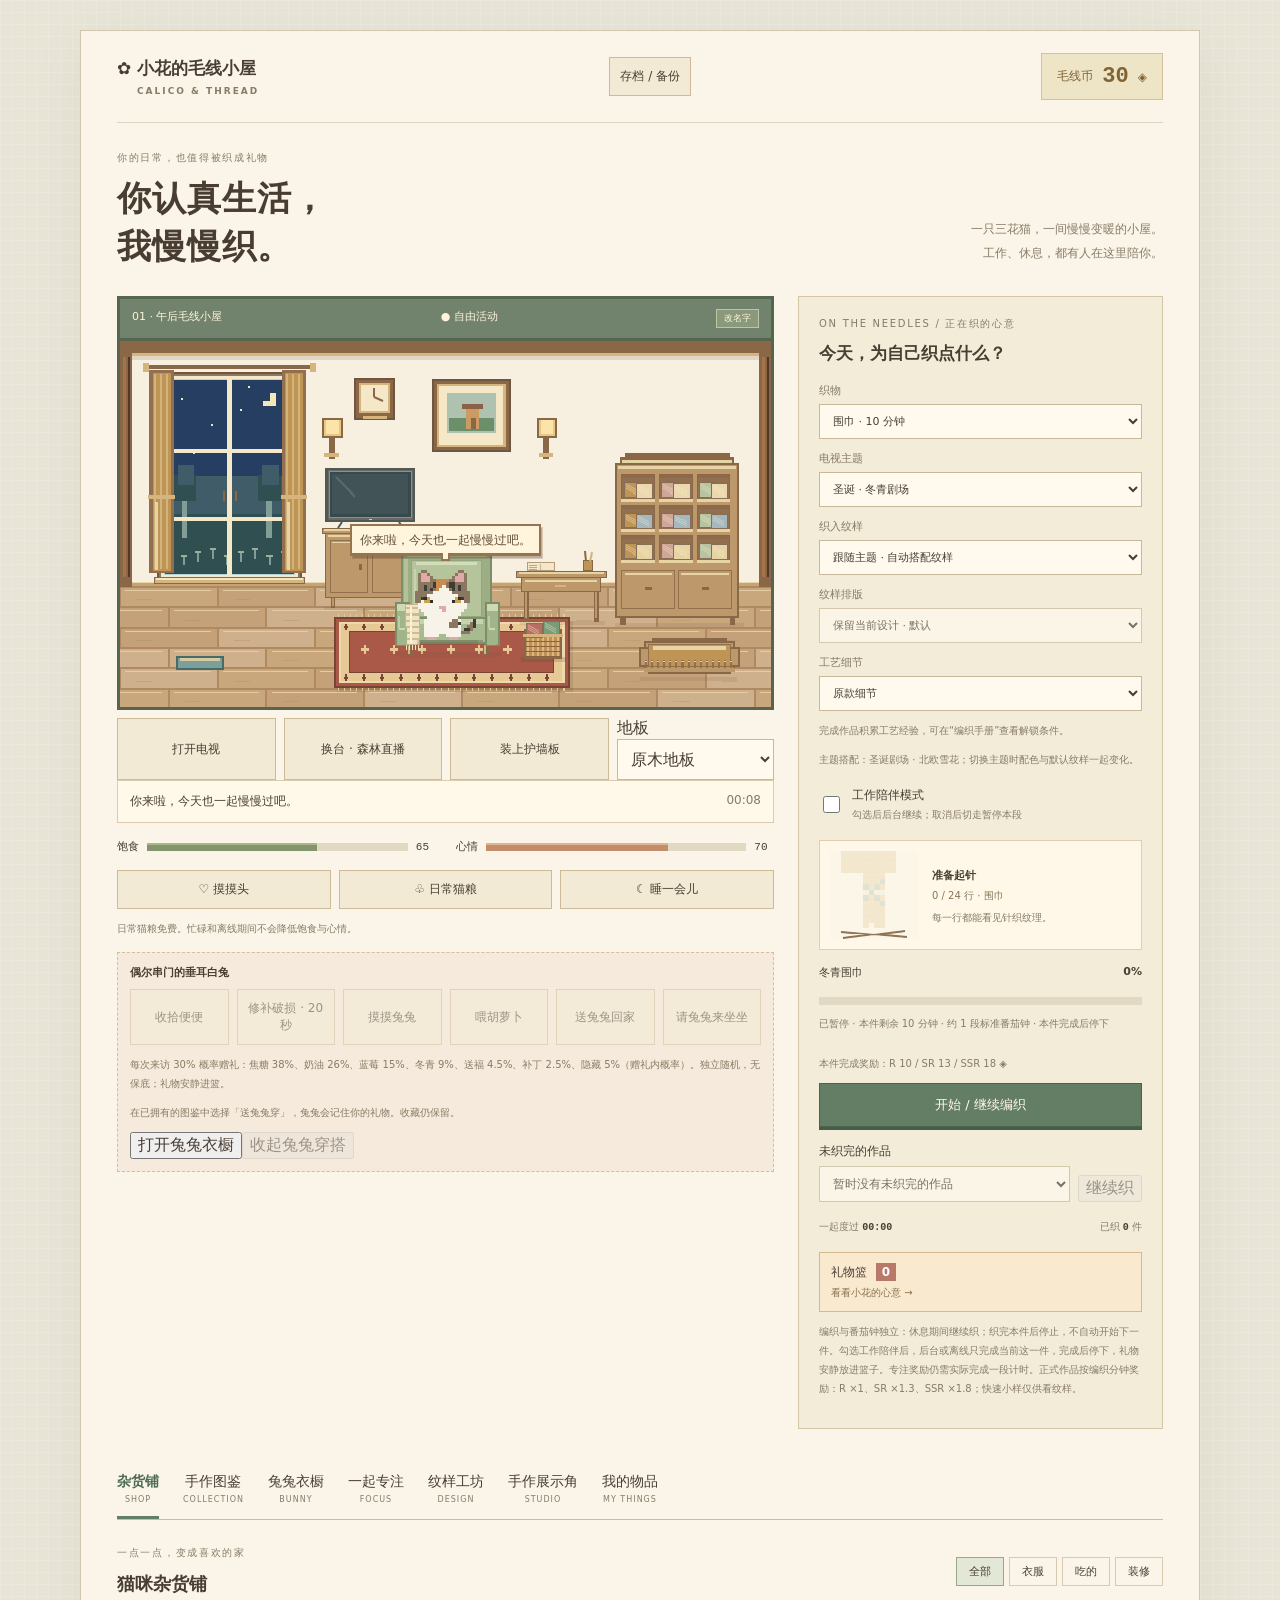
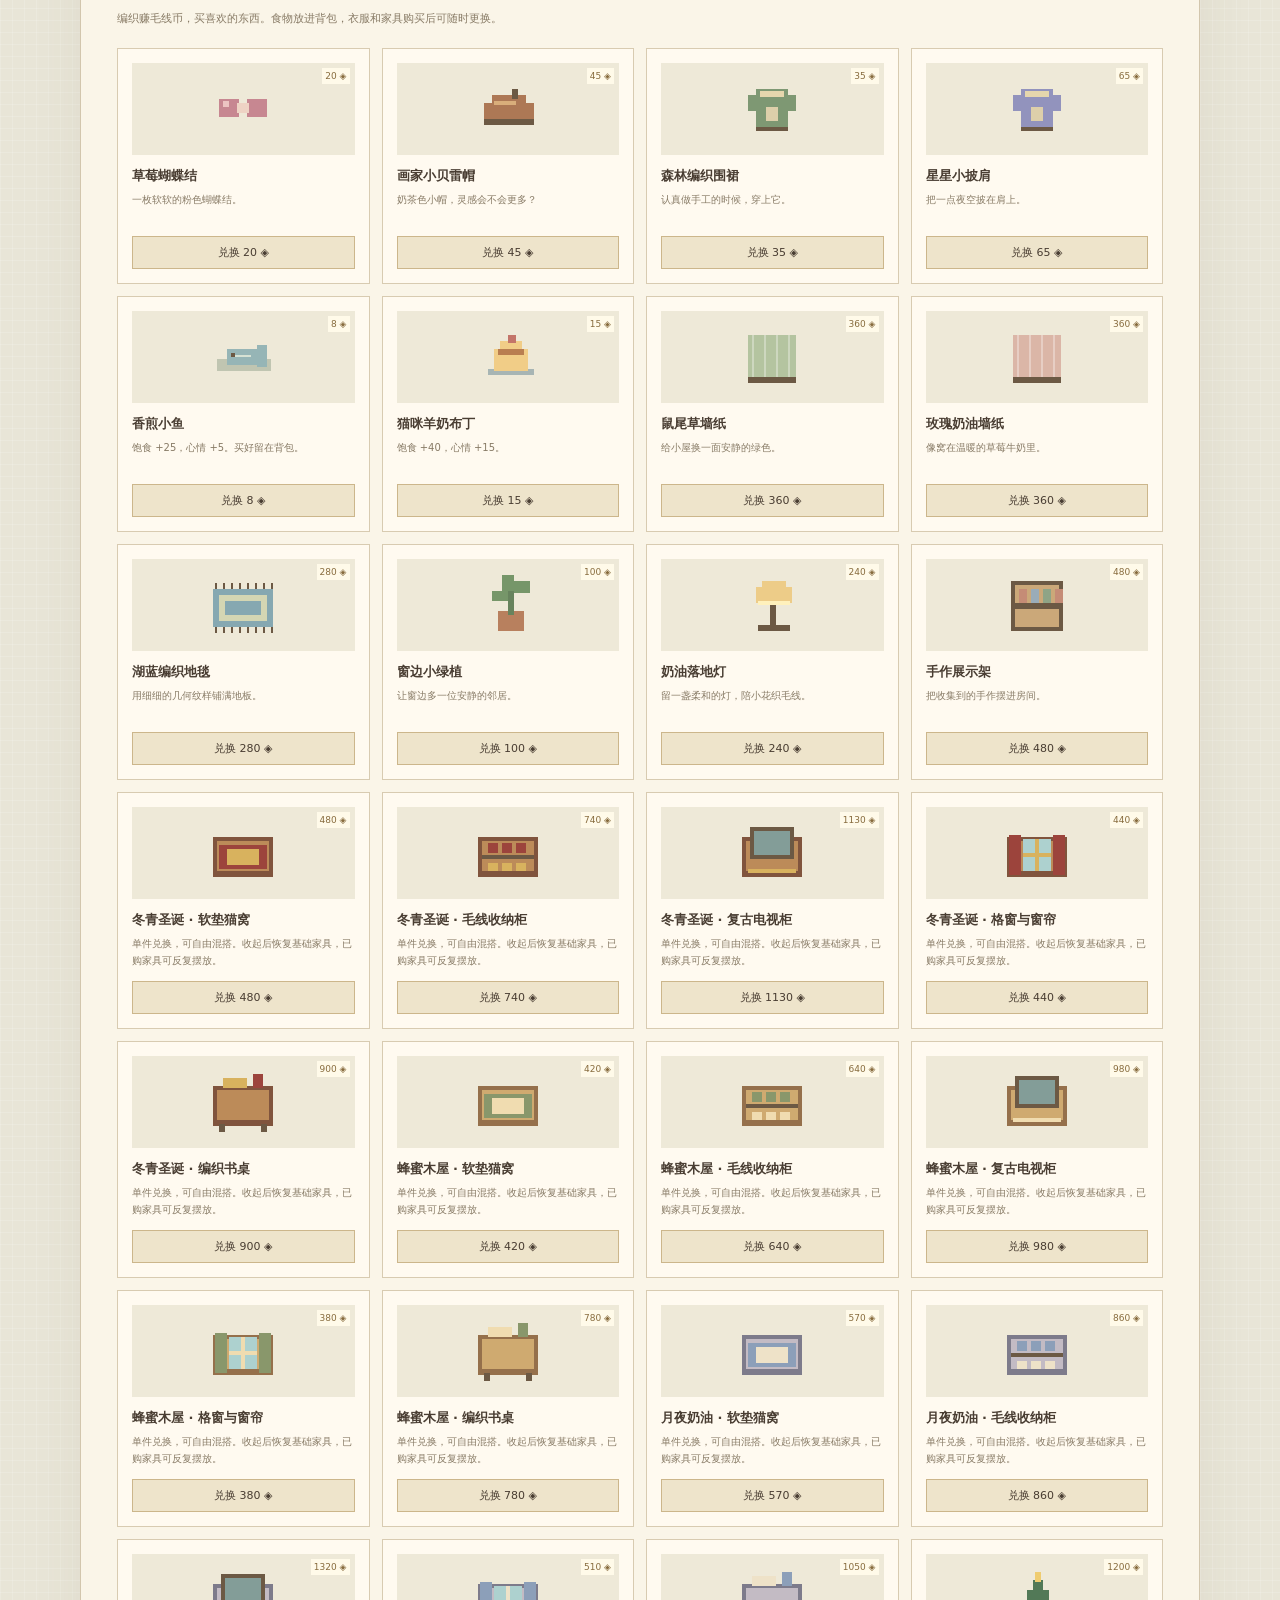
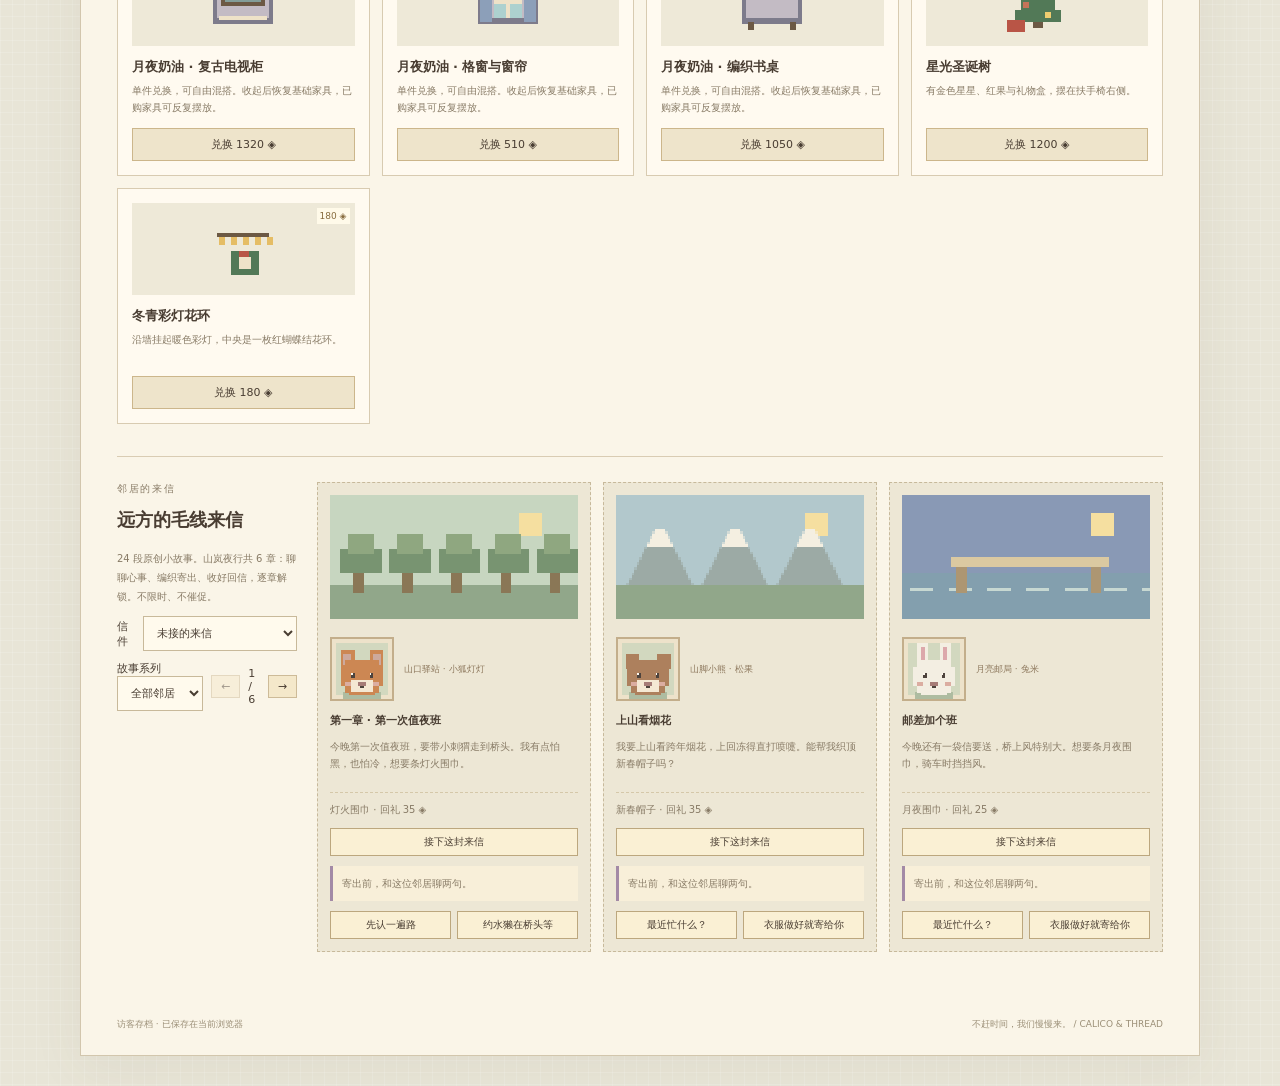
<file: index.html>
<!doctype html>
<html lang="zh-CN">
<head><meta charset="utf-8"><meta name="viewport" content="width=device-width,initial-scale=1"><title>小花的毛线小屋</title><link rel="stylesheet" href="pet.css?v=18139f2ffa36"><script src="homecraft.js?v=5577ea5733b4" defer></script><script src="pet.js?v=bca7f51a0385" defer></script></head>
<body><main>
<header><a class="brand" href="#">✿ <span id="petNameLabel">小花的毛线小屋</span> <small>CALICO & THREAD</small></a><button id="accountOpen" class="secondary">存档 / 备份</button><div class="wallet"><span>毛线币</span> <strong id="coins">30</strong> <span>◈</span></div></header>
<div class="intro"><div><p class="eyebrow">你的日常，也值得被织成礼物</p><h1>你认真生活，<br>我慢慢织。</h1></div><p>一只三花猫，一间慢慢变暖的小屋。<br>工作、休息，都有人在这里陪你。</p></div>
<div class="layout"><section class="room-panel" aria-label="小花的家"><div class="room-top"><span id="roomTitle">01 · 午后毛线小屋</span><span id="catState">● 自由活动</span><button id="renamePet">改名字</button></div><canvas id="room" width="640" height="360" role="img" aria-label="三花猫在像素小屋里活动，编织时坐在电视旁挥动织针"></canvas><div class="room-caption"><span id="roomSpeech" aria-live="polite">你来啦，今天也一起慢慢过吧。</span><span class="room-clock" id="roomClock"></span></div><button id="removeDisplay" class="secondary" hidden>取下墙上的作品</button><div class="pet-stats"><label>饱食 <progress id="food" max="100"></progress><span id="foodText"></span></label><label>心情 <progress id="mood" max="100"></progress><span id="moodText"></span></label></div><div class="care"><button id="pat">♡ 摸摸头</button><button id="feed">♧ 日常猫粮</button><button id="sleep">☾ 睡一会儿</button></div><p class="quiet-note">日常猫粮免费。忙碌和离线期间不会降低饱食与心情。</p><div class="bunny-panel"><strong id="bunnyStatus">偶尔串门的垂耳白兔</strong><div class="care"><button id="cleanMess">收拾便便</button><button id="mendScarf">补好围巾</button><button id="petBunny">摸摸兔兔</button><button id="feedBunny">喂胡萝卜</button><button id="byeBunny">送兔兔回家</button><button id="inviteBunny">请兔兔来坐坐</button></div><p class="quiet-note" id="bunnyNote">每次来访有 30% 概率留下腊肠狗围巾。</p><p id="bunnyOutfitNote" class="quiet-note"></p><button id="openBunnyWardrobe">打开兔兔衣橱</button><button id="removeBunnyOutfit">收起兔兔穿搭</button></div></section>
<aside class="craft-panel"><p class="eyebrow">ON THE NEEDLES / 正在织的心意</p><h2>今天，为自己织点什么？</h2><div class="select-row"><label>织物<select id="recipe"><option value="wallcloth">织纹墙布 · 60 分钟</option><option value="shortcurtain">短窗帘 · 20 分钟</option><option value="longcurtain">双开长窗帘 · 40 分钟</option><option value="socks">小袜子 · 快速 30 秒</option><option value="bag">毛线小包 · 快速 45 秒</option><option value="scarf">围巾 · 10 分钟</option><option value="mittens">手套 · 15 分钟</option><option value="hat">帽子 · 20 分钟</option><option value="crew">圆领条纹毛衣 · 30 分钟</option><option value="cable">麻花毛衣 · 45 分钟</option><option value="cardigan">纽扣开衫 · 40 分钟</option><option value="vest">菱格背心 · 25 分钟</option><option value="hoodie">连帽毛衣 · 50 分钟</option><option value="polo">翻领针织衫 · 35 分钟</option><option value="halfzip">半拉链立领毛衣 · 45 分钟</option><option value="fairisle">雪山提花毛衣 · 60 分钟</option><option value="sailor">海军领短开衫 · 45 分钟</option></select></label><label>电视主题<select id="channel"><option value="garden">圣诞 · 冬青剧场</option><option value="bakery">新春 · 红金晚会</option><option value="snow">中秋 · 月夜影院</option><option value="sunset">万圣 · 南瓜夜话</option><option value="candy">糖果冒险</option><option value="ocean">海底漫游</option><option value="arcade">复古街机</option><option value="pasture">像素牧场</option><option value="cosmos">星际邮局</option><option value="cloud">云端童话</option><option value="lantern">山岚夜行 · 灯火</option><option value="mist">山岚夜行 · 雨雾</option><option value="dawn">山岚夜行 · 晨光</option></select></label></div><label class="pattern-select">织入纹样<select id="patternChoice"><option value="">主题原版纹样</option></select></label><label class="pattern-select">纹样排版<select id="patternLayout"><option value="original">保留当前设计 · 默认</option><option value="repeat">整件重复纹样</option></select></label><label id="homeLayoutLabel" class="pattern-select" hidden>家居织物布局<select id="homeLayout"><option value="repeat">整幅织花</option><option value="solid">素色织物</option><option value="border">边缘织花</option></select></label><label class="pattern-select">工艺细节<select id="finishStyle"><option value="">原款细节</option></select></label><p id="finishHint" class="quiet-note"></p><p id="patternRelation" class="quiet-note"></p><label class="work-mode"><input type="checkbox" id="workMode"><span>工作陪伴模式<small>勾选后后台继续；取消后切走暂停本段</small></span></label><div class="knitting-detail"><canvas id="workPreview" width="96" height="96" role="img" aria-label="正在编织的作品预览，随进度逐行织出"></canvas><div><strong id="knitStage">准备起针</strong><p id="knitRows">0 / 24 行</p><small id="knitTechnique">一针一线，慢慢成形。</small></div></div><div class="project-progress"><div><span id="currentProject"></span><strong id="progressText">0%</strong></div><progress id="knitProgress" max="100" value="0" aria-label="编织进度"></progress><p id="knitStatus">每段织一部分，中途暂停也不会丢失。</p></div><p class="quiet-note" id="rewardPreview"></p><button class="primary" id="knit">开始陪伴</button><div class="unfinished-projects"><label>未织完的作品<select id="unfinishedSelect"></select></label><button id="resumeUnfinished">继续织</button></div><div class="session"><span>一起度过 <strong id="companionTime">00:00</strong></span><span>已织 <strong id="made">0</strong> 件</span></div><button class="basket-button" id="basket">礼物篮 <strong id="basketCount">0</strong> <span>看看小花的心意 →</span></button><p class="quiet-note">编织与番茄钟独立：休息期间继续织；织完本件后停止，不自动开始下一件。勾选工作陪伴后，后台或离线只完成当前这一件，完成后停下，礼物安静放进篮子。专注奖励仍需实际完成一段计时。正式作品按编织分钟奖励：R ×1、SR ×1.3、SSR ×1.8；快速小样仅供看纹样。</p></aside></div>
<nav class="tabs" aria-label="小屋功能"><button class="selected" data-tab="shop" aria-selected="true">杂货铺 <small>SHOP</small></button><button data-tab="album" aria-selected="false">手作图鉴 <small>COLLECTION</small></button><button data-tab="bunny" aria-selected="false">兔兔衣橱 <small>BUNNY</small></button><button data-tab="focus" aria-selected="false">一起专注 <small>FOCUS</small></button><button data-tab="patterns" aria-selected="false">纹样工坊 <small>DESIGN</small></button><button data-tab="studio" aria-selected="false">手作展示角 <small>STUDIO</small></button><button data-tab="closet" aria-selected="false">我的物品 <small>MY THINGS</small></button></nav>
<section id="shopPanel" class="tab-panel"><div class="section-heading"><div><p class="eyebrow">一点一点，变成喜欢的家</p><h2>猫咪杂货铺</h2></div><div class="filters" id="shopFilters"><button class="selected" data-shop="all">全部</button><button data-shop="wear">衣服</button><button data-shop="food">吃的</button><button data-shop="decor">装修</button></div></div><p class="section-note">编织赚毛线币，买喜欢的东西。食物放进背包，衣服和家具购买后可随时更换。</p><div id="shopGrid" class="product-grid"></div></section>
<section id="albumPanel" class="tab-panel" hidden><div class="section-heading"><div><p class="eyebrow">每一针，都有一个小故事</p><h2>手作收藏图鉴 <small id="collectionCount">0 / 97</small></h2></div><label class="filter-label">品类<select id="albumType"><option value="all">全部品类</option><option value="bag">包包</option><option value="socks">袜子</option><option value="scarf">围巾</option><option value="mittens">手套</option><option value="hat">帽子</option><option value="sweaters">全部毛衣</option><option value="crew">圆领毛衣</option><option value="cable">麻花毛衣</option><option value="cardigan">开衫</option><option value="vest">背心</option><option value="hoodie">连帽毛衣</option><option value="polo">翻领针织衫</option><option value="halfzip">半拉链毛衣</option><option value="fairisle">提花毛衣</option><option value="sailor">海军领开衫</option><option value="wallcloth">墙布</option><option value="shortcurtain">短窗帘</option><option value="longcurtain">长窗帘</option><option value="sausage">兔兔腊肠围巾</option></select></label><label class="filter-label">筛选<select id="albumFilter"><option value="all">全部</option><option value="owned">已拥有</option><option value="garden">圣诞</option><option value="bakery">新春</option><option value="snow">中秋</option><option value="sunset">万圣节</option><option value="candy">糖果冒险</option><option value="ocean">海底漫游</option><option value="arcade">复古街机</option><option value="pasture">像素牧场</option><option value="cosmos">星际邮局</option><option value="cloud">云端童话</option><option value="lantern">山岚夜行 · 灯火</option><option value="mist">山岚夜行 · 雨雾</option><option value="dawn">山岚夜行 · 晨光</option></select></label></div><p class="section-note">常规编织：R 70% · SR 25% · SSR 5%。兔兔赠礼概率单独计算。收集不同主题的常规手作和 7 款兔兔限定（含隐藏款）；重复作品可兑换毛线币，始终保留一件。节日与日常主题全年可选。未获得的作品只显示剪影，完成后揭晓完整图案。</p><h3>我的收藏与主题图鉴</h3><p id="collectionEmpty" class="quiet-note" hidden>这个筛选下还没有作品，试试其他品类或切换“全部”。</p><div id="collection" class="collection"></div><nav class="album-pagination" aria-label="图鉴翻页"><button id="albumPrev" class="secondary">上一页</button><span id="albumPage" aria-live="polite"></span><button id="albumNext" class="secondary">下一页</button></nav></section>
<section id="closetPanel" class="tab-panel" hidden><div class="section-heading"><div><p class="eyebrow">小小的生活收藏</p><h2>衣柜、零食与家具</h2></div><button id="resetOutfit" class="secondary">脱下搭配</button></div><div id="closetGrid" class="product-grid"></div></section>
<section id="bunnyPanel" class="tab-panel" hidden><section id="bunnyWardrobeSection"><div class="section-heading"><div><p class="eyebrow">BUNNY'S WARDROBE</p><h2>兔兔衣橱</h2></div><button id="bunnyUndress">全部脱下</button></div><p class="quiet-note">帽子、衣服、围巾、包包可以同时穿戴，同一部位一次选一件。送过的作品会一直留在这里，换装和脱下都不会丢失。兔兔不在时也能选好，下次来访会穿上。自绘图案、排版和工艺细节一起保留。</p><div class="bunny-fitting"><canvas id="bunnyPreview" width="260" height="280" role="img" aria-label="兔兔当前穿搭预览，与小屋中的穿戴一致"></canvas><div class="bunny-fitting-controls"><label>帽子<select id="bunnySlot_head"></select></label><label>衣服<select id="bunnySlot_body"></select></label><label>围巾<select id="bunnySlot_neck"></select></label><label>包包<select id="bunnySlot_bag"></select></label></div></div><p id="bunnyWardrobeCurrent"></p><p id="bunnyWardrobeEmpty" class="quiet-note">还没有衣服。在手作图鉴选一件已拥有的作品，点“送兔兔穿”就能放进来。</p><div id="bunnyWardrobeGrid" class="collection"></div></section></section><section id="focusPanel" class="tab-panel" hidden><div class="section-heading"><div><p class="eyebrow">你做自己的事，小花把陪伴织进毛线里</p><h2>一起专注，慢慢织</h2></div><span class="section-note" id="focusTotals"></span></div><div class="focus-layout"><section class="focus-clock"><label for="focusDuration">这一段，慢慢来</label><select id="focusDuration"><option value="60">1 分钟体验 · 无奖励</option><option value="900">15 分钟 · 轻轻开始</option><option value="1500" selected>25 分钟 · 认真一会儿</option><option value="2700">45 分钟 · 沉浸时光</option></select><div id="focusTime" role="timer" aria-label="专注剩余时间">25:00</div><button id="focusToggle" class="primary">开始这一段专注</button><p id="focusResult" class="section-note">完成专注：15 分钟 +6，25 分钟 +10，45 分钟 +18。</p><p class="quiet-note">每段按实际专注时长推进织物。默认专注 25 分钟，休息 5 分钟；休息后手动开始下一段。1 分钟体验只推进 1 分钟，不加速或发奖。15 / 25 / 45 分钟分别奖励 6 / 10 / 18 币。关闭页面也只结算当前段，完成不弹窗。</p></section><section class="todo-box"><h3>今天，只做这几件事</h3><form id="todoForm"><input id="todoInput" maxlength="80" placeholder="写下一件想完成的小事" aria-label="新的待办事项" required><button type="submit" class="secondary">记下来</button></form><div id="todoList"></div><p class="quiet-note">清单仅保存在你的浏览器。勾选可以撤销，不完成也不会扣奖励。</p></section></div></section><section id="patternsPanel" class="tab-panel" hidden><div class="section-heading"><div><p class="eyebrow">把你的小心思，织成真的礼物</p><h2>像素纹样工坊</h2></div></div><div class="pattern-workshop"><div><label class="pattern-select">画布尺寸<select id="patternSize"><option value="8">8 × 8 · 经典像素</option><option value="16">16 × 16 · 精细设计</option></select></label><canvas id="patternCanvas" width="256" height="256" tabindex="0" role="img" aria-label="8乘8纹样画板，点击或拖动绘制；键盘方向键移动，空格绘制"></canvas><p class="quiet-note">点按或拖动画格子。方向键移动，空格上色。8×8 升到 16×16 时保留图案，可继续细化；切换尺寸会暂存本页草稿，离开前请保存。</p></div><div><p class="section-note">圣诞色板 · 冬青、莓红、奶油与雪夜</p><div id="palette" class="palette"></div><label class="custom-color">再挑一个颜色 <input type="color" id="customColor" value="#b8424e"></label><label class="pattern-select">纹样名字<input id="patternName" maxlength="18" placeholder="例如：小花的猫爪"></label><div class="care"><button id="clearPattern">清空画板</button><button id="savePattern">保存纹样</button></div><p class="section-note">保存后，在编织面板选择你的纹样。织成的作品会进入图鉴，也可以穿戴或挂在墙上。</p><p class="section-note">22 款精选纹样：点击色卡直接选用，也可载入画板修改另存。不占用自绘纹样名额。</p><label>纹样分类<select id="patternCategory"><option value="all">全部纹样</option><option>精选纹样</option><option>和服传统纹样</option><option>我的自绘</option></select></label><div id="patternList"></div></div></div></section><section id="studioPanel" class="tab-panel" hidden><div class="section-heading"><div><p class="eyebrow">MY LITTLE ATELIER</p><h2>自己的手作展示角</h2></div><button id="studioExport">导出分享图片 PNG</button></div><div class="studio-layout"><canvas id="studioCanvas" width="800" height="600" role="img" aria-label="你的手作系列展示橱窗"></canvas><div class="studio-controls"><label>系列名字<input id="studioName" maxlength="24"></label><label>一句介绍<input id="studioNote" maxlength="50"></label><label>背景<select id="studioBackground"><option value="cream">奶油日光</option><option value="sage">鼠尾草绿</option><option value="rose">玫瑰奶茶</option><option value="night">蓝调夜晚</option></select></label><label>墙纸与背板<select id="studioWallpaper"><option value="panel">法式护墙板</option></select></label><label>边框<select id="studioFrame"><option value="wood">暖木色</option><option value="ivory">象牙白</option><option value="dark">深色画框</option></select></label><label>主陈列挂架<select id="studioSlot0"></select></label><label>侧边挂架<select id="studioSlot1"></select></label><label>左展示台<select id="studioSlot2"></select></label><label>右展示台<select id="studioSlot3"></select></label><p class="quiet-note">四个位置都可自由选择已拥有的作品，随时取下或更换，不消耗收藏。织好的墙布也能作为展示背景。图片直接保存在你的设备，可发给朋友。</p></div></div><h2>编织手册</h2><p class="quiet-note">每种物品第一次完成 +3 经验，重复制作 +1；与 R / SR / SSR 无关。自选纹样另积累提花经验。旧收藏已计入；兔兔赠礼不计经验。学会后在开工前选择工艺细节，不改变旧作品。</p><div id="craftBook" class="craft-book"></div></section><section class="mail-area" aria-label="邻居来信与明信片"><section class="orders"><div><p class="eyebrow">邻居的来信</p><h2>远方的毛线来信</h2><p class="quiet-note">24 段原创小故事。山岚夜行共 6 章：聊聊心事、编织寄出、收好回信，逐章解锁。不限时、不催促。</p><label class="filter-label">信件<select id="mailFilter"><option value="new">未接的来信</option><option value="active">正在往来</option><option value="done">收好的回信</option></select></label><div class="mail-pagination"><label>故事系列<select id="mailSeries"><option value="all">全部邻居</option><option value="night">山岚夜行 · 连续故事</option></select></label><button id="mailPrev">←</button><span id="mailPage"></span><button id="mailNext">→</button></div></div><div id="orders"></div></section>
<section id="postcards" class="postcards" aria-label="邻居寄来的明信片"></section></section><footer><span id="saveStatus">自动保存在当前浏览器</span><span>不赶时间，我们慢慢来。 / CALICO & THREAD</span></footer>
</main><div id="toast" role="status" aria-live="polite"></div>
<dialog id="giftDialog" aria-labelledby="giftTitle"><button id="closeGift" class="close" aria-label="关闭礼物篮">×</button><p class="eyebrow">一针一线，都是陪伴</p><h2 id="giftTitle">小花的礼物篮</h2><div id="giftContent"></div><button id="unwrap" class="primary">拆开一份礼物</button></dialog>
<dialog id="accountDialog" aria-labelledby="accountTitle"><button id="closeAccount" class="close" aria-label="关闭存档窗口">×</button><h2 id="accountTitle">我的存档</h2><p id="accountInfo">访客存档保存在当前浏览器。</p><form id="accountForm" hidden><label>账号<input id="username" autocomplete="username" minlength="3" maxlength="24" required></label><label>密码<input id="password" type="password" autocomplete="current-password" minlength="8" maxlength="128" required></label><div class="care"><button type="submit" id="login">登录</button><button type="button" id="register">注册并保存当前进度</button></div></form><div id="accountActions" hidden><button id="syncSave" class="secondary">立即同步</button><button id="logout" class="secondary">退出，返回访客存档</button></div><p id="accountMessage" role="status"></p><hr><p class="quiet-note">备份包含图鉴、纹样、家具和陪伴进度，不包含密码。导入会替换当前进度，请先导出备份。</p><div class="care"><button id="exportSave">导出备份</button><button id="importSave">导入备份</button></div><input id="importFile" type="file" accept=".json,application/json" hidden><label id="importConfirm" hidden><input id="replaceConfirm" type="checkbox">确认用备份替换当前进度<button id="applyImport" class="secondary">应用备份</button></label></dialog><dialog id="nameDialog" aria-labelledby="nameTitle"><h2 id="nameTitle">给你的猫起个名字</h2><form id="nameForm"><label>名字（最多 12 个字）<input id="petNameInput" maxlength="24" required autocomplete="off"></label><p class="quiet-note">名字会保存在你的浏览器里，导出存档时也会一起带走。</p><div class="care"><button type="button" id="cancelName">先不改</button><button type="submit">就叫这个名字</button></div></form><p id="nameError" role="status"></p></dialog></body></html>
</file>
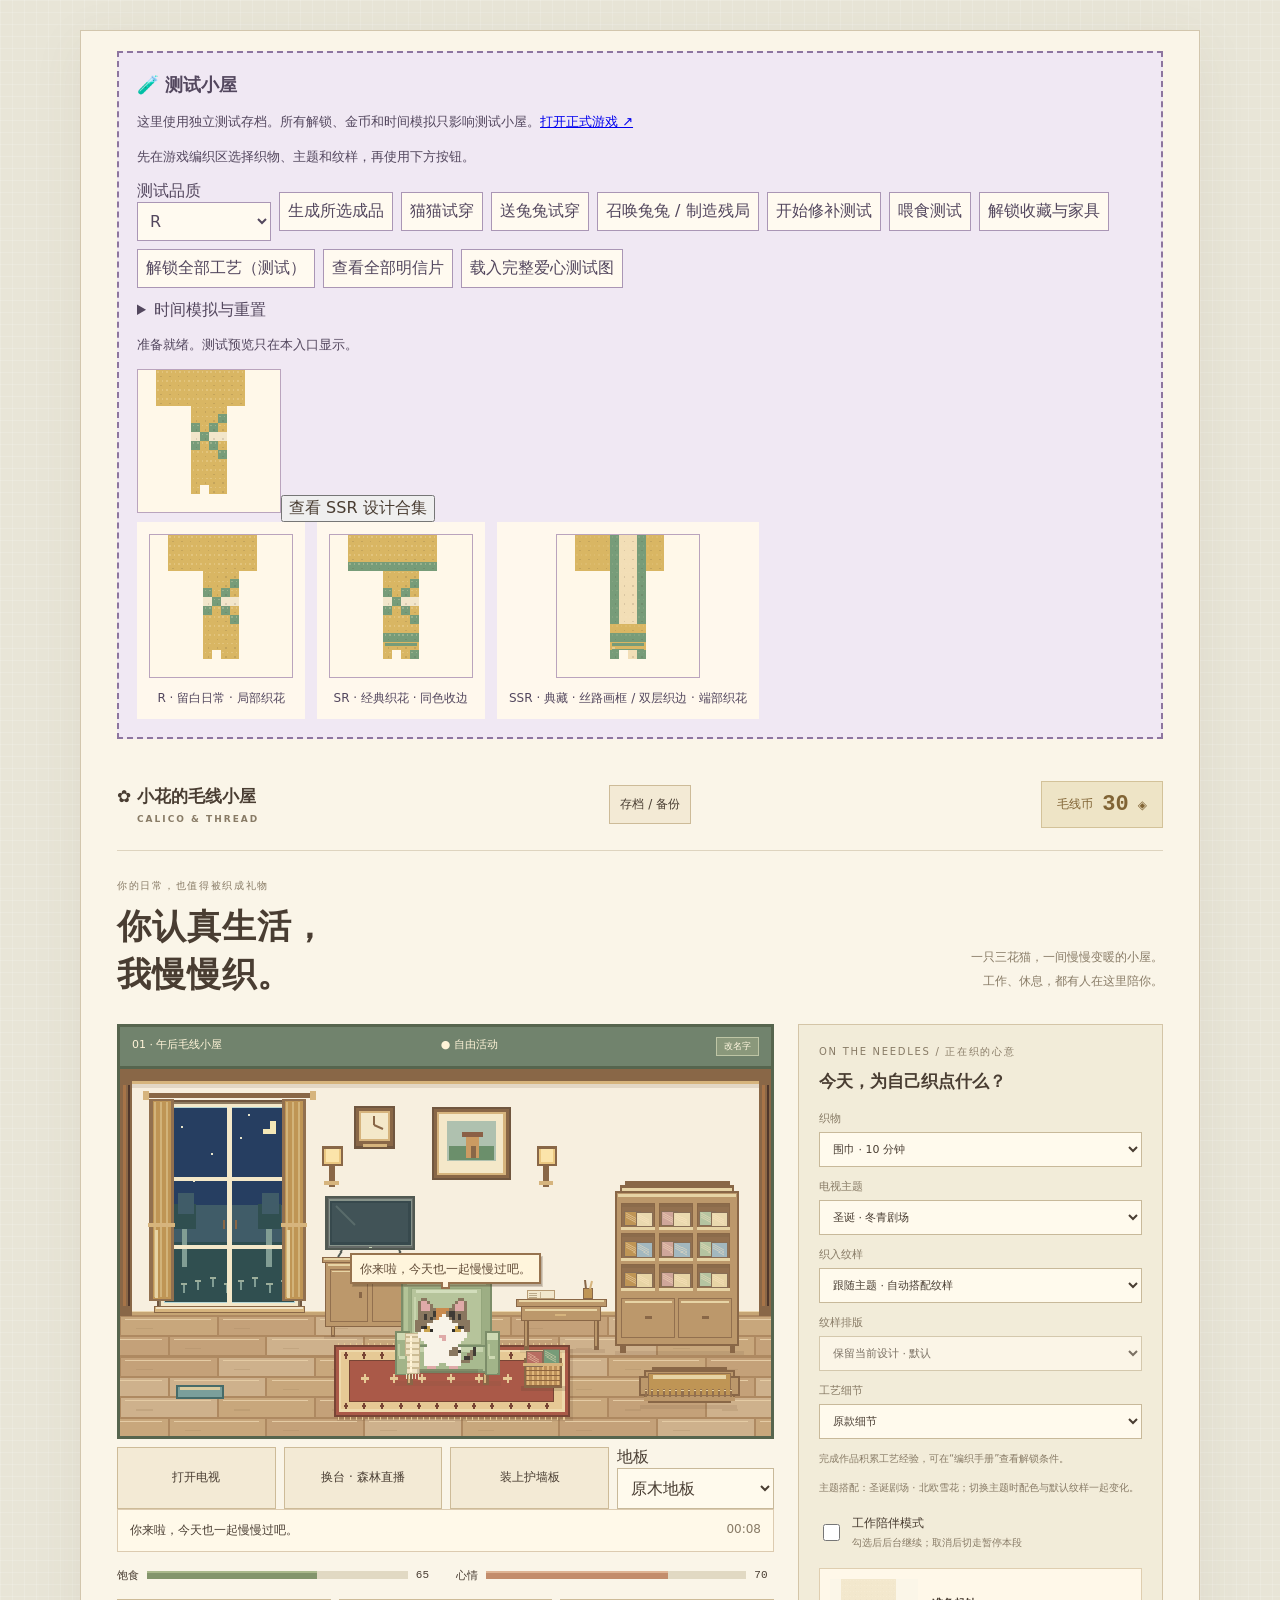
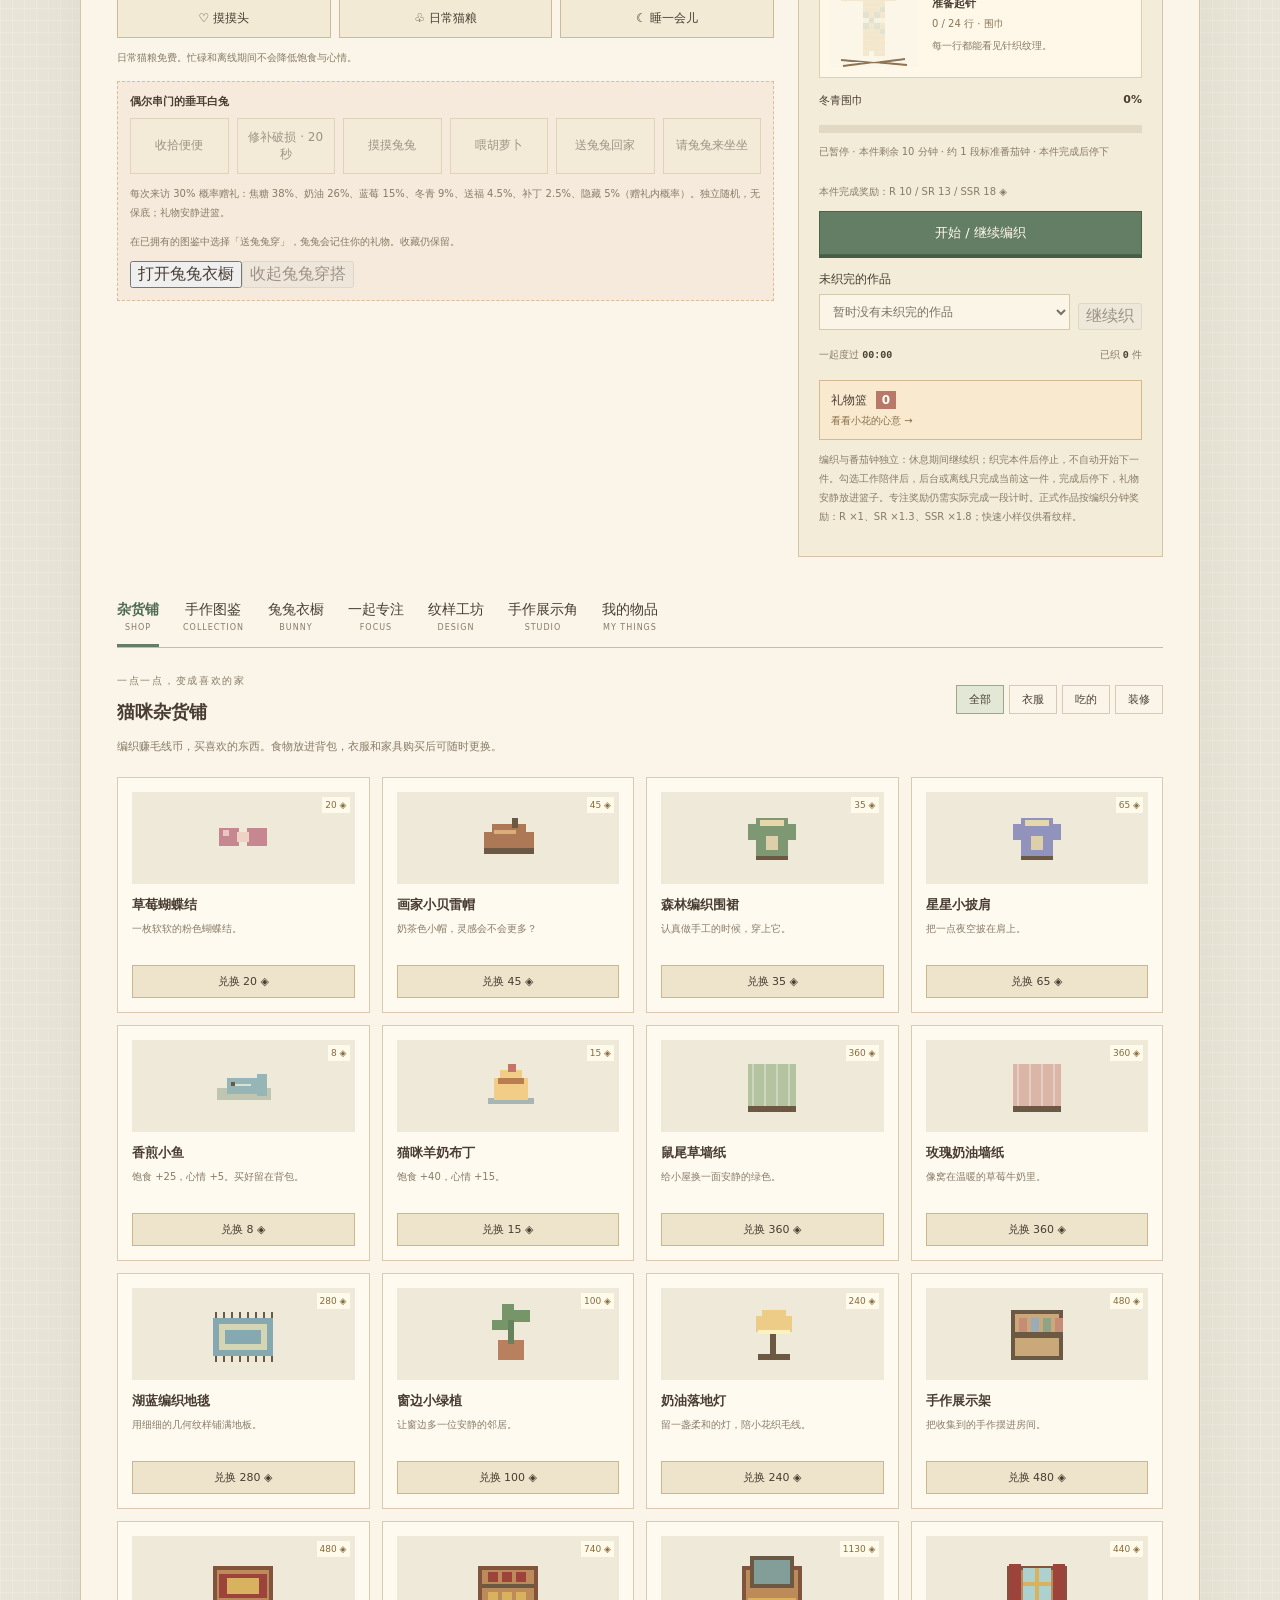
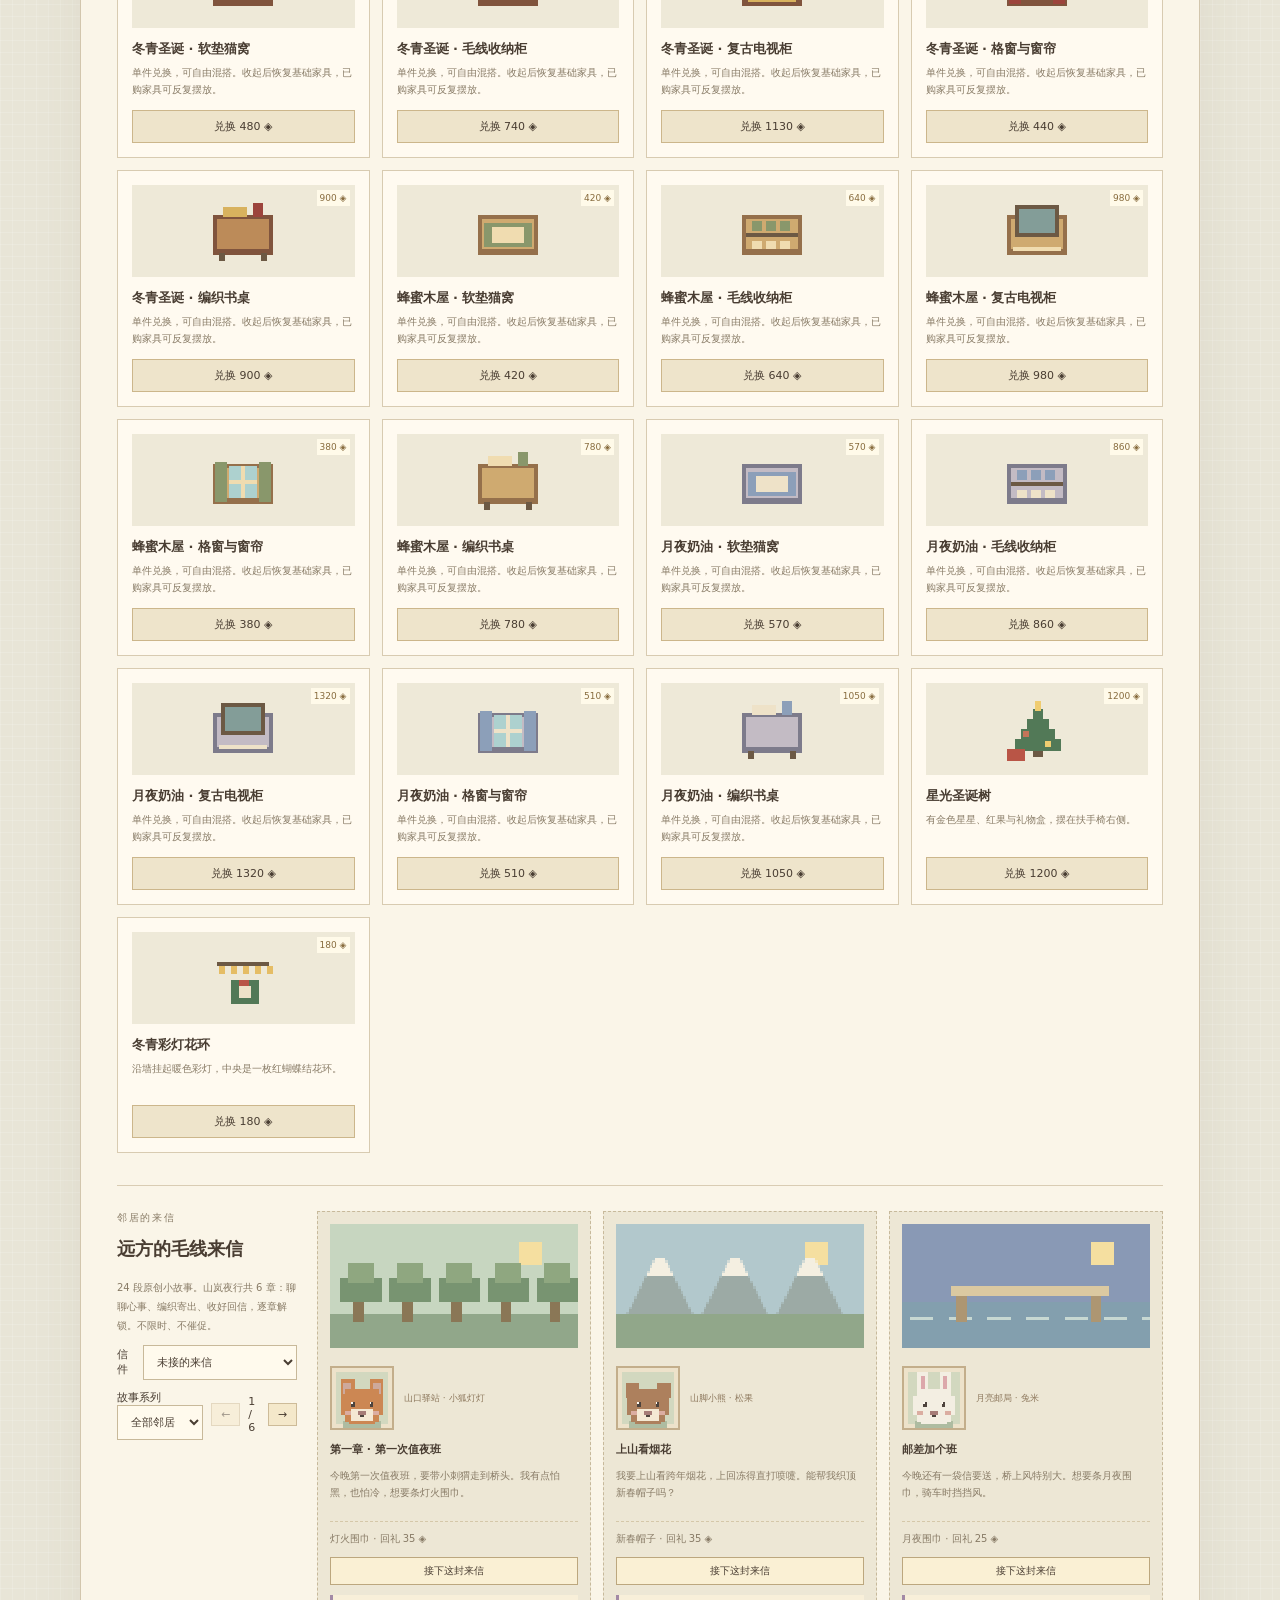
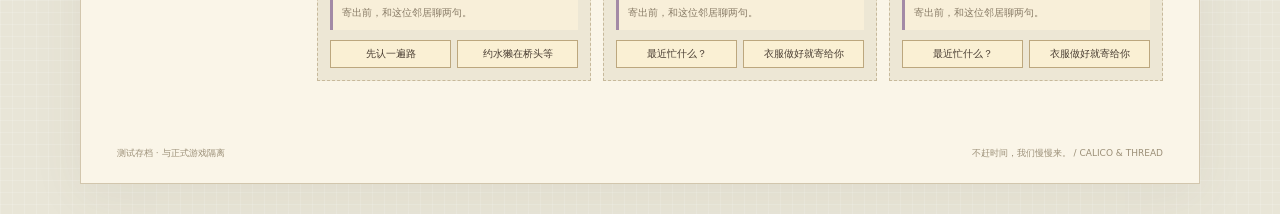
<file: test.html>
<!doctype html>
<html lang="zh-CN">
<head><meta name="calico-mode" content="test"><meta charset="utf-8"><meta name="viewport" content="width=device-width,initial-scale=1"><title>小花的毛线小屋</title><link rel="stylesheet" href="pet.css?v=18139f2ffa36"><script src="homecraft.js?v=5577ea5733b4" defer></script><script src="pet.js?v=bca7f51a0385" defer></script><script src="test-tools.js?v=542d77067301" defer></script></head>
<body><main>
<header><a class="brand" href="#">✿ <span id="petNameLabel">小花的毛线小屋</span> <small>CALICO & THREAD</small></a><button id="accountOpen" class="secondary">存档 / 备份</button><div class="wallet"><span>毛线币</span> <strong id="coins">30</strong> <span>◈</span></div></header>
<div class="intro"><div><p class="eyebrow">你的日常，也值得被织成礼物</p><h1>你认真生活，<br>我慢慢织。</h1></div><p>一只三花猫，一间慢慢变暖的小屋。<br>工作、休息，都有人在这里陪你。</p></div>
<div class="layout"><section class="room-panel" aria-label="小花的家"><div class="room-top"><span id="roomTitle">01 · 午后毛线小屋</span><span id="catState">● 自由活动</span><button id="renamePet">改名字</button></div><canvas id="room" width="640" height="360" role="img" aria-label="三花猫在像素小屋里活动，编织时坐在电视旁挥动织针"></canvas><div class="room-caption"><span id="roomSpeech" aria-live="polite">你来啦，今天也一起慢慢过吧。</span><span class="room-clock" id="roomClock"></span></div><button id="removeDisplay" class="secondary" hidden>取下墙上的作品</button><div class="pet-stats"><label>饱食 <progress id="food" max="100"></progress><span id="foodText"></span></label><label>心情 <progress id="mood" max="100"></progress><span id="moodText"></span></label></div><div class="care"><button id="pat">♡ 摸摸头</button><button id="feed">♧ 日常猫粮</button><button id="sleep">☾ 睡一会儿</button></div><p class="quiet-note">日常猫粮免费。忙碌和离线期间不会降低饱食与心情。</p><div class="bunny-panel"><strong id="bunnyStatus">偶尔串门的垂耳白兔</strong><div class="care"><button id="cleanMess">收拾便便</button><button id="mendScarf">补好围巾</button><button id="petBunny">摸摸兔兔</button><button id="feedBunny">喂胡萝卜</button><button id="byeBunny">送兔兔回家</button><button id="inviteBunny">请兔兔来坐坐</button></div><p class="quiet-note" id="bunnyNote">每次来访有 30% 概率留下腊肠狗围巾。</p><p id="bunnyOutfitNote" class="quiet-note"></p><button id="openBunnyWardrobe">打开兔兔衣橱</button><button id="removeBunnyOutfit">收起兔兔穿搭</button></div></section>
<aside class="craft-panel"><p class="eyebrow">ON THE NEEDLES / 正在织的心意</p><h2>今天，为自己织点什么？</h2><div class="select-row"><label>织物<select id="recipe"><option value="wallcloth">织纹墙布 · 60 分钟</option><option value="shortcurtain">短窗帘 · 20 分钟</option><option value="longcurtain">双开长窗帘 · 40 分钟</option><option value="socks">小袜子 · 快速 30 秒</option><option value="bag">毛线小包 · 快速 45 秒</option><option value="scarf">围巾 · 10 分钟</option><option value="mittens">手套 · 15 分钟</option><option value="hat">帽子 · 20 分钟</option><option value="crew">圆领条纹毛衣 · 30 分钟</option><option value="cable">麻花毛衣 · 45 分钟</option><option value="cardigan">纽扣开衫 · 40 分钟</option><option value="vest">菱格背心 · 25 分钟</option><option value="hoodie">连帽毛衣 · 50 分钟</option><option value="polo">翻领针织衫 · 35 分钟</option><option value="halfzip">半拉链立领毛衣 · 45 分钟</option><option value="fairisle">雪山提花毛衣 · 60 分钟</option><option value="sailor">海军领短开衫 · 45 分钟</option></select></label><label>电视主题<select id="channel"><option value="garden">圣诞 · 冬青剧场</option><option value="bakery">新春 · 红金晚会</option><option value="snow">中秋 · 月夜影院</option><option value="sunset">万圣 · 南瓜夜话</option><option value="candy">糖果冒险</option><option value="ocean">海底漫游</option><option value="arcade">复古街机</option><option value="pasture">像素牧场</option><option value="cosmos">星际邮局</option><option value="cloud">云端童话</option><option value="lantern">山岚夜行 · 灯火</option><option value="mist">山岚夜行 · 雨雾</option><option value="dawn">山岚夜行 · 晨光</option></select></label></div><label class="pattern-select">织入纹样<select id="patternChoice"><option value="">主题原版纹样</option></select></label><label class="pattern-select">纹样排版<select id="patternLayout"><option value="original">保留当前设计 · 默认</option><option value="repeat">整件重复纹样</option></select></label><label id="homeLayoutLabel" class="pattern-select" hidden>家居织物布局<select id="homeLayout"><option value="repeat">整幅织花</option><option value="solid">素色织物</option><option value="border">边缘织花</option></select></label><label class="pattern-select">工艺细节<select id="finishStyle"><option value="">原款细节</option></select></label><p id="finishHint" class="quiet-note"></p><p id="patternRelation" class="quiet-note"></p><label class="work-mode"><input type="checkbox" id="workMode"><span>工作陪伴模式<small>勾选后后台继续；取消后切走暂停本段</small></span></label><div class="knitting-detail"><canvas id="workPreview" width="96" height="96" role="img" aria-label="正在编织的作品预览，随进度逐行织出"></canvas><div><strong id="knitStage">准备起针</strong><p id="knitRows">0 / 24 行</p><small id="knitTechnique">一针一线，慢慢成形。</small></div></div><div class="project-progress"><div><span id="currentProject"></span><strong id="progressText">0%</strong></div><progress id="knitProgress" max="100" value="0" aria-label="编织进度"></progress><p id="knitStatus">每段织一部分，中途暂停也不会丢失。</p></div><p class="quiet-note" id="rewardPreview"></p><button class="primary" id="knit">开始陪伴</button><div class="unfinished-projects"><label>未织完的作品<select id="unfinishedSelect"></select></label><button id="resumeUnfinished">继续织</button></div><div class="session"><span>一起度过 <strong id="companionTime">00:00</strong></span><span>已织 <strong id="made">0</strong> 件</span></div><button class="basket-button" id="basket">礼物篮 <strong id="basketCount">0</strong> <span>看看小花的心意 →</span></button><p class="quiet-note">编织与番茄钟独立：休息期间继续织；织完本件后停止，不自动开始下一件。勾选工作陪伴后，后台或离线只完成当前这一件，完成后停下，礼物安静放进篮子。专注奖励仍需实际完成一段计时。正式作品按编织分钟奖励：R ×1、SR ×1.3、SSR ×1.8；快速小样仅供看纹样。</p></aside></div>
<nav class="tabs" aria-label="小屋功能"><button class="selected" data-tab="shop" aria-selected="true">杂货铺 <small>SHOP</small></button><button data-tab="album" aria-selected="false">手作图鉴 <small>COLLECTION</small></button><button data-tab="bunny" aria-selected="false">兔兔衣橱 <small>BUNNY</small></button><button data-tab="focus" aria-selected="false">一起专注 <small>FOCUS</small></button><button data-tab="patterns" aria-selected="false">纹样工坊 <small>DESIGN</small></button><button data-tab="studio" aria-selected="false">手作展示角 <small>STUDIO</small></button><button data-tab="closet" aria-selected="false">我的物品 <small>MY THINGS</small></button></nav>
<section id="shopPanel" class="tab-panel"><div class="section-heading"><div><p class="eyebrow">一点一点，变成喜欢的家</p><h2>猫咪杂货铺</h2></div><div class="filters" id="shopFilters"><button class="selected" data-shop="all">全部</button><button data-shop="wear">衣服</button><button data-shop="food">吃的</button><button data-shop="decor">装修</button></div></div><p class="section-note">编织赚毛线币，买喜欢的东西。食物放进背包，衣服和家具购买后可随时更换。</p><div id="shopGrid" class="product-grid"></div></section>
<section id="albumPanel" class="tab-panel" hidden><div class="section-heading"><div><p class="eyebrow">每一针，都有一个小故事</p><h2>手作收藏图鉴 <small id="collectionCount">0 / 97</small></h2></div><label class="filter-label">品类<select id="albumType"><option value="all">全部品类</option><option value="bag">包包</option><option value="socks">袜子</option><option value="scarf">围巾</option><option value="mittens">手套</option><option value="hat">帽子</option><option value="sweaters">全部毛衣</option><option value="crew">圆领毛衣</option><option value="cable">麻花毛衣</option><option value="cardigan">开衫</option><option value="vest">背心</option><option value="hoodie">连帽毛衣</option><option value="polo">翻领针织衫</option><option value="halfzip">半拉链毛衣</option><option value="fairisle">提花毛衣</option><option value="sailor">海军领开衫</option><option value="wallcloth">墙布</option><option value="shortcurtain">短窗帘</option><option value="longcurtain">长窗帘</option><option value="sausage">兔兔腊肠围巾</option></select></label><label class="filter-label">筛选<select id="albumFilter"><option value="all">全部</option><option value="owned">已拥有</option><option value="garden">圣诞</option><option value="bakery">新春</option><option value="snow">中秋</option><option value="sunset">万圣节</option><option value="candy">糖果冒险</option><option value="ocean">海底漫游</option><option value="arcade">复古街机</option><option value="pasture">像素牧场</option><option value="cosmos">星际邮局</option><option value="cloud">云端童话</option><option value="lantern">山岚夜行 · 灯火</option><option value="mist">山岚夜行 · 雨雾</option><option value="dawn">山岚夜行 · 晨光</option></select></label></div><p class="section-note">常规编织：R 70% · SR 25% · SSR 5%。兔兔赠礼概率单独计算。收集不同主题的常规手作和 7 款兔兔限定（含隐藏款）；重复作品可兑换毛线币，始终保留一件。节日与日常主题全年可选。未获得的作品只显示剪影，完成后揭晓完整图案。</p><h3>我的收藏与主题图鉴</h3><p id="collectionEmpty" class="quiet-note" hidden>这个筛选下还没有作品，试试其他品类或切换“全部”。</p><div id="collection" class="collection"></div><nav class="album-pagination" aria-label="图鉴翻页"><button id="albumPrev" class="secondary">上一页</button><span id="albumPage" aria-live="polite"></span><button id="albumNext" class="secondary">下一页</button></nav></section>
<section id="closetPanel" class="tab-panel" hidden><div class="section-heading"><div><p class="eyebrow">小小的生活收藏</p><h2>衣柜、零食与家具</h2></div><button id="resetOutfit" class="secondary">脱下搭配</button></div><div id="closetGrid" class="product-grid"></div></section>
<section id="bunnyPanel" class="tab-panel" hidden><section id="bunnyWardrobeSection"><div class="section-heading"><div><p class="eyebrow">BUNNY'S WARDROBE</p><h2>兔兔衣橱</h2></div><button id="bunnyUndress">全部脱下</button></div><p class="quiet-note">帽子、衣服、围巾、包包可以同时穿戴，同一部位一次选一件。送过的作品会一直留在这里，换装和脱下都不会丢失。兔兔不在时也能选好，下次来访会穿上。自绘图案、排版和工艺细节一起保留。</p><div class="bunny-fitting"><canvas id="bunnyPreview" width="260" height="280" role="img" aria-label="兔兔当前穿搭预览，与小屋中的穿戴一致"></canvas><div class="bunny-fitting-controls"><label>帽子<select id="bunnySlot_head"></select></label><label>衣服<select id="bunnySlot_body"></select></label><label>围巾<select id="bunnySlot_neck"></select></label><label>包包<select id="bunnySlot_bag"></select></label></div></div><p id="bunnyWardrobeCurrent"></p><p id="bunnyWardrobeEmpty" class="quiet-note">还没有衣服。在手作图鉴选一件已拥有的作品，点“送兔兔穿”就能放进来。</p><div id="bunnyWardrobeGrid" class="collection"></div></section></section><section id="focusPanel" class="tab-panel" hidden><div class="section-heading"><div><p class="eyebrow">你做自己的事，小花把陪伴织进毛线里</p><h2>一起专注，慢慢织</h2></div><span class="section-note" id="focusTotals"></span></div><div class="focus-layout"><section class="focus-clock"><label for="focusDuration">这一段，慢慢来</label><select id="focusDuration"><option value="60">1 分钟体验 · 无奖励</option><option value="900">15 分钟 · 轻轻开始</option><option value="1500" selected>25 分钟 · 认真一会儿</option><option value="2700">45 分钟 · 沉浸时光</option></select><div id="focusTime" role="timer" aria-label="专注剩余时间">25:00</div><button id="focusToggle" class="primary">开始这一段专注</button><p id="focusResult" class="section-note">完成专注：15 分钟 +6，25 分钟 +10，45 分钟 +18。</p><p class="quiet-note">每段按实际专注时长推进织物。默认专注 25 分钟，休息 5 分钟；休息后手动开始下一段。1 分钟体验只推进 1 分钟，不加速或发奖。15 / 25 / 45 分钟分别奖励 6 / 10 / 18 币。关闭页面也只结算当前段，完成不弹窗。</p></section><section class="todo-box"><h3>今天，只做这几件事</h3><form id="todoForm"><input id="todoInput" maxlength="80" placeholder="写下一件想完成的小事" aria-label="新的待办事项" required><button type="submit" class="secondary">记下来</button></form><div id="todoList"></div><p class="quiet-note">清单仅保存在你的浏览器。勾选可以撤销，不完成也不会扣奖励。</p></section></div></section><section id="patternsPanel" class="tab-panel" hidden><div class="section-heading"><div><p class="eyebrow">把你的小心思，织成真的礼物</p><h2>像素纹样工坊</h2></div></div><div class="pattern-workshop"><div><label class="pattern-select">画布尺寸<select id="patternSize"><option value="8">8 × 8 · 经典像素</option><option value="16">16 × 16 · 精细设计</option></select></label><canvas id="patternCanvas" width="256" height="256" tabindex="0" role="img" aria-label="8乘8纹样画板，点击或拖动绘制；键盘方向键移动，空格绘制"></canvas><p class="quiet-note">点按或拖动画格子。方向键移动，空格上色。8×8 升到 16×16 时保留图案，可继续细化；切换尺寸会暂存本页草稿，离开前请保存。</p></div><div><p class="section-note">圣诞色板 · 冬青、莓红、奶油与雪夜</p><div id="palette" class="palette"></div><label class="custom-color">再挑一个颜色 <input type="color" id="customColor" value="#b8424e"></label><label class="pattern-select">纹样名字<input id="patternName" maxlength="18" placeholder="例如：小花的猫爪"></label><div class="care"><button id="clearPattern">清空画板</button><button id="savePattern">保存纹样</button></div><p class="section-note">保存后，在编织面板选择你的纹样。织成的作品会进入图鉴，也可以穿戴或挂在墙上。</p><p class="section-note">22 款精选纹样：点击色卡直接选用，也可载入画板修改另存。不占用自绘纹样名额。</p><label>纹样分类<select id="patternCategory"><option value="all">全部纹样</option><option>精选纹样</option><option>和服传统纹样</option><option>我的自绘</option></select></label><div id="patternList"></div></div></div></section><section id="studioPanel" class="tab-panel" hidden><div class="section-heading"><div><p class="eyebrow">MY LITTLE ATELIER</p><h2>自己的手作展示角</h2></div><button id="studioExport">导出分享图片 PNG</button></div><div class="studio-layout"><canvas id="studioCanvas" width="800" height="600" role="img" aria-label="你的手作系列展示橱窗"></canvas><div class="studio-controls"><label>系列名字<input id="studioName" maxlength="24"></label><label>一句介绍<input id="studioNote" maxlength="50"></label><label>背景<select id="studioBackground"><option value="cream">奶油日光</option><option value="sage">鼠尾草绿</option><option value="rose">玫瑰奶茶</option><option value="night">蓝调夜晚</option></select></label><label>墙纸与背板<select id="studioWallpaper"><option value="panel">法式护墙板</option></select></label><label>边框<select id="studioFrame"><option value="wood">暖木色</option><option value="ivory">象牙白</option><option value="dark">深色画框</option></select></label><label>主陈列挂架<select id="studioSlot0"></select></label><label>侧边挂架<select id="studioSlot1"></select></label><label>左展示台<select id="studioSlot2"></select></label><label>右展示台<select id="studioSlot3"></select></label><p class="quiet-note">四个位置都可自由选择已拥有的作品，随时取下或更换，不消耗收藏。织好的墙布也能作为展示背景。图片直接保存在你的设备，可发给朋友。</p></div></div><h2>编织手册</h2><p class="quiet-note">每种物品第一次完成 +3 经验，重复制作 +1；与 R / SR / SSR 无关。自选纹样另积累提花经验。旧收藏已计入；兔兔赠礼不计经验。学会后在开工前选择工艺细节，不改变旧作品。</p><div id="craftBook" class="craft-book"></div></section><section class="mail-area" aria-label="邻居来信与明信片"><section class="orders"><div><p class="eyebrow">邻居的来信</p><h2>远方的毛线来信</h2><p class="quiet-note">24 段原创小故事。山岚夜行共 6 章：聊聊心事、编织寄出、收好回信，逐章解锁。不限时、不催促。</p><label class="filter-label">信件<select id="mailFilter"><option value="new">未接的来信</option><option value="active">正在往来</option><option value="done">收好的回信</option></select></label><div class="mail-pagination"><label>故事系列<select id="mailSeries"><option value="all">全部邻居</option><option value="night">山岚夜行 · 连续故事</option></select></label><button id="mailPrev">←</button><span id="mailPage"></span><button id="mailNext">→</button></div></div><div id="orders"></div></section>
<section id="postcards" class="postcards" aria-label="邻居寄来的明信片"></section></section><footer><span id="saveStatus">自动保存在当前浏览器</span><span>不赶时间，我们慢慢来。 / CALICO & THREAD</span></footer>
</main><div id="toast" role="status" aria-live="polite"></div>
<dialog id="giftDialog" aria-labelledby="giftTitle"><button id="closeGift" class="close" aria-label="关闭礼物篮">×</button><p class="eyebrow">一针一线，都是陪伴</p><h2 id="giftTitle">小花的礼物篮</h2><div id="giftContent"></div><button id="unwrap" class="primary">拆开一份礼物</button></dialog>
<dialog id="accountDialog" aria-labelledby="accountTitle"><button id="closeAccount" class="close" aria-label="关闭存档窗口">×</button><h2 id="accountTitle">我的存档</h2><p id="accountInfo">访客存档保存在当前浏览器。</p><form id="accountForm" hidden><label>账号<input id="username" autocomplete="username" minlength="3" maxlength="24" required></label><label>密码<input id="password" type="password" autocomplete="current-password" minlength="8" maxlength="128" required></label><div class="care"><button type="submit" id="login">登录</button><button type="button" id="register">注册并保存当前进度</button></div></form><div id="accountActions" hidden><button id="syncSave" class="secondary">立即同步</button><button id="logout" class="secondary">退出，返回访客存档</button></div><p id="accountMessage" role="status"></p><hr><p class="quiet-note">备份包含图鉴、纹样、家具和陪伴进度，不包含密码。导入会替换当前进度，请先导出备份。</p><div class="care"><button id="exportSave">导出备份</button><button id="importSave">导入备份</button></div><input id="importFile" type="file" accept=".json,application/json" hidden><label id="importConfirm" hidden><input id="replaceConfirm" type="checkbox">确认用备份替换当前进度<button id="applyImport" class="secondary">应用备份</button></label></dialog><dialog id="nameDialog" aria-labelledby="nameTitle"><h2 id="nameTitle">给你的猫起个名字</h2><form id="nameForm"><label>名字（最多 12 个字）<input id="petNameInput" maxlength="24" required autocomplete="off"></label><p class="quiet-note">名字会保存在你的浏览器里，导出存档时也会一起带走。</p><div class="care"><button type="button" id="cancelName">先不改</button><button type="submit">就叫这个名字</button></div></form><p id="nameError" role="status"></p></dialog></body></html>
</file>
<file: pet.css>
:root{--ink:#493d32;--muted:#887b66;--paper:#faf5e8;--edge:#c4ad83;--green:#647e65;--rose:#b87969}*{box-sizing:border-box}body{margin:0;color:var(--ink);background:#e8e5d7;background-image:linear-gradient(90deg,#ffffff25 1px,transparent 1px),linear-gradient(#ffffff25 1px,transparent 1px);background-size:12px 12px;font-family:system-ui,-apple-system,sans-serif}main{max-width:1120px;margin:30px auto;background:var(--paper);border:1px solid #d2c6ad;padding:0 36px 22px;box-shadow:0 12px 50px #635b3f12}header{display:flex;align-items:center;justify-content:space-between;border-bottom:1px solid #ded4bf;padding:22px 0}.brand{font-size:17px;color:var(--ink);font-weight:700;text-decoration:none}.brand small{display:block;font-size:9px;letter-spacing:2px;color:var(--muted);margin:6px 0 0 20px}.wallet{background:#eee4c6;border:1px solid #d3c299;padding:10px 15px;color:#816435;display:flex;gap:9px;align-items:center}.wallet span{font-size:12px}.wallet strong{font-size:22px;font-family:monospace}.intro{display:flex;justify-content:space-between;align-items:end;padding:28px 0 26px}.eyebrow{font-size:10px;color:var(--muted);letter-spacing:1.7px;margin:0 0 10px}h1{font-size:34px;line-height:1.4;letter-spacing:1px;margin:0;font-family:Georgia,serif;font-weight:600}.intro>p{font-size:12px;line-height:2;color:var(--muted);text-align:right;margin-bottom:5px}.layout{display:grid;grid-template-columns:minmax(0,1.8fr) minmax(260px,1fr);gap:24px}.room-panel{min-width:0}.room-top{background:#71836d;color:#fff4d8;display:flex;justify-content:space-between;padding:10px 12px;font-size:11px;border:3px solid #56654e;border-bottom:0}#room{display:block;width:100%;height:auto;image-rendering:pixelated;border:3px solid #56654e;background:#edd5a7}.room-caption{display:flex;justify-content:space-between;gap:8px;border:1px solid #dccbb0;background:#fff9e9;padding:12px;font-size:12px;min-height:43px}.room-clock{color:var(--muted);white-space:nowrap}.pet-stats{display:flex;gap:20px;margin:16px 0}.pet-stats label{flex:1;display:flex;align-items:center;gap:8px;font-size:11px;white-space:nowrap}progress{appearance:none;border:0;background:#e1d9c3;width:100%;height:8px;color:#83956c;accent-color:#83956c}progress::-webkit-progress-bar{background:#e1d9c3}progress::-webkit-progress-value{background:#83956c;border-top:2px solid #a9b88b}#mood::-webkit-progress-value{background:#c38d6c;border-top-color:#deb494}.pet-stats span{font-family:monospace;width:24px}.care{display:flex;gap:8px}button{font:inherit;cursor:pointer;color:var(--ink);transition:background .15s}button:focus-visible,select:focus-visible,input:focus-visible{outline:3px solid #b38853;outline-offset:3px}button:disabled{opacity:.5;cursor:default}.care button,.secondary{background:#f3ead5;border:1px solid #cdbb98;padding:10px;font-size:12px}.care button{flex:1}.care button:hover,.secondary:hover{background:#e8dcc0}.quiet-note{font-size:10px;line-height:1.9;color:var(--muted);margin:10px 0}.craft-panel{border:1px solid #d4c5a7;background:#f2ecd9;padding:20px;align-self:start}h2{font-size:18px;font-weight:600;margin:0 0 16px;line-height:1.5}.craft-panel h2{font-size:17px}.select-row{display:grid;grid-template-columns:1fr;gap:12px}.select-row label{display:grid;gap:6px;font-size:11px;color:var(--muted)}select{font:inherit;color:var(--ink);background:#fffaed;border:1px solid #c8b99a;padding:9px;width:100%;border-radius:0}.work-mode{display:flex;align-items:center;gap:9px;font-size:12px;margin:18px 0;cursor:pointer}.work-mode input{accent-color:var(--green);width:17px;height:17px}.work-mode small{display:block;font-size:10px;color:var(--muted);margin-top:4px}.project-progress>div{display:flex;justify-content:space-between;font-size:11px;margin-bottom:7px}.project-progress p{font-size:10px;color:var(--muted);min-height:28px;line-height:1.6}.primary{width:100%;padding:12px;background:var(--green);border:1px solid #4a634c;color:#fff9e9;box-shadow:0 3px #465e48;font-size:13px}.primary:hover{background:#526c55}.primary:active{transform:translateY(2px);box-shadow:none}.session{display:flex;justify-content:space-between;font-size:10px;color:var(--muted);margin:18px 0}.session strong{font-family:monospace;color:var(--ink)}.basket-button{width:100%;background:#f9e9cf;border:1px solid #d2b992;padding:11px;text-align:left;font-size:12px}.basket-button strong{background:#b87969;color:white;padding:2px 6px;margin-left:5px}.basket-button span{display:block;margin-top:5px;font-size:10px;color:#89714d}.tabs{display:flex;gap:28px;border-bottom:1px solid #cbbca0;margin:32px 0 26px}.tabs button{border:0;background:none;padding:12px 0;border-bottom:3px solid transparent;font-size:14px}.tabs button.selected{border-bottom-color:var(--green);color:#4f6c55;font-weight:700}.tabs small{font-size:8px;letter-spacing:1px;display:block;margin-top:4px;font-weight:400;color:var(--muted)}.section-heading{display:flex;justify-content:space-between;gap:16px;align-items:center}.section-heading h2{margin:0}.section-heading h2 small{font:11px monospace;color:var(--muted)}.filters{display:flex;gap:5px;flex-wrap:wrap}.filters button{background:transparent;border:1px solid #d8cab0;padding:6px 12px;font-size:11px}.filters button.selected{background:#e2e8d5;border-color:#9aa889}.section-note{font-size:11px;color:var(--muted);line-height:1.8;margin:12px 0 20px}.product-grid{display:grid;grid-template-columns:repeat(4,1fr);gap:12px}.product{border:1px solid #d8cbb1;background:#fffaf0;padding:14px;display:flex;flex-direction:column;align-items:stretch}.product-art{background:#eee9d8;min-height:92px;display:grid;place-items:center;margin-bottom:12px;position:relative}.product-art canvas{width:80px;height:64px;image-rendering:pixelated}.product h3{font-size:13px;font-weight:600;margin:0 0 6px}.product p{font-size:10px;color:var(--muted);line-height:1.7;margin:0 0 12px;flex:1;min-height:33px}.product button{background:#eee4cb;border:1px solid #ccb68b;padding:8px;font-size:11px}.product button:hover{background:#e0d2af}.product .price{position:absolute;top:5px;right:5px;font-size:9px;background:#fffae9;padding:3px;color:#876b3d}.collection{display:grid;grid-template-columns:repeat(6,1fr);gap:10px}.card{border:1px solid #d4c8ac;background:#fffaf0;padding:12px 7px;text-align:center}.card.locked{background:#eae5d6}.card canvas{width:70px;height:56px;image-rendering:pixelated;margin:8px auto;display:block}.card.locked canvas{filter:grayscale(1);opacity:.35}.card strong{font-size:10px;display:block;margin-bottom:5px}.card small{font-size:9px;color:var(--muted)}.card[data-rank=SR]{border-color:#aaa2bb}.card[data-rank=SSR]{border-color:#c4a357;background:#faf0d0}.rank{font-size:9px;letter-spacing:1px;color:#8b7858}.card button{border:0;background:#e7dfcc;padding:5px;font-size:9px;margin-top:7px;width:100%}.filter-label{display:flex;align-items:center;gap:8px;font-size:11px;min-width:130px}.orders{display:grid;grid-template-columns:180px 1fr;border-top:1px solid #d9ccb3;margin-top:32px;padding-top:25px;gap:20px}#orders{display:grid;grid-template-columns:repeat(3,1fr);gap:12px}.order{background:#ede7d5;border:1px dashed #c7b99b;padding:12px}.order strong{font-size:11px;display:block}.order p{font-size:10px;line-height:1.7;color:var(--muted);min-height:34px}.order button{border:1px solid #bca77e;background:#faf0d4;font-size:10px;padding:6px;width:100%}footer{display:flex;justify-content:space-between;gap:12px;font-size:9px;color:#9b8f77;margin-top:28px;line-height:1.8}#toast{position:fixed;bottom:24px;left:50%;transform:translateX(-50%);background:#445d49;color:#fff9e9;box-shadow:0 4px 16px #0002;font-size:12px;line-height:1.7;padding:12px 20px;max-width:90vw;z-index:5;pointer-events:none;opacity:0}#toast.show{opacity:1}dialog{width:min(380px,calc(100% - 32px));border:3px solid #a78d61;background:#fff6df;color:var(--ink);padding:28px;text-align:center;box-shadow:8px 8px #3a372b33}dialog::backdrop{background:#28372ba8}.close{position:absolute;right:8px;top:6px;background:transparent;border:0;font-size:24px;color:#837052}#giftContent canvas{width:160px;height:128px;image-rendering:pixelated;margin:12px}#giftContent p{font-size:12px;line-height:1.8}#giftContent .gift-rank{font-size:22px;letter-spacing:3px;color:#a47b40}#giftContent small{font-size:10px;color:var(--muted)}[hidden]{display:none!important}@media(min-width:900px){.room-panel{position:sticky;top:18px;align-self:start}}@media(max-width:800px){main{margin:0;padding:0 20px 24px}.layout{grid-template-columns:1fr}.craft-panel{padding:20px}.select-row{grid-template-columns:1fr 1fr}.intro>p{display:none}.intro{padding:22px 0}h1{font-size:28px}.product-grid{grid-template-columns:repeat(3,1fr)}.collection{grid-template-columns:repeat(4,1fr)}.orders{grid-template-columns:1fr}.section-heading{align-items:start;flex-wrap:wrap}.craft-panel h2{margin-bottom:12px}}@media(max-width:450px){main{padding:0 12px 20px}.brand{font-size:14px}.wallet{padding:7px 9px}.wallet strong{font-size:18px}.wallet span{font-size:10px}.product-grid{grid-template-columns:repeat(2,1fr)}.collection{grid-template-columns:repeat(3,1fr)}.tabs{gap:24px}.tabs button{font-size:12px}.pet-stats{gap:12px}.room-top{font-size:9px}.room-caption{font-size:10px}.room-clock{display:none}.care button{font-size:11px;padding:9px 5px}#orders{grid-template-columns:1fr}.order p{min-height:0}footer{flex-direction:column}.select-row{grid-template-columns:1fr}}@media(prefers-reduced-motion:reduce){*{transition:none!important}}
.pattern-select{display:grid;gap:6px;font-size:11px;color:var(--muted);margin-top:12px}.pattern-select input,input:not([type=checkbox]):not([type=file]){border:1px solid #c8b99a;padding:10px;background:#fffaf0;color:var(--ink);font:inherit;width:100%}.pattern-workshop{display:grid;grid-template-columns:256px 1fr;gap:30px;margin:22px 0}#patternCanvas{width:256px;height:256px;max-width:100%;image-rendering:pixelated;touch-action:none;border:2px solid #9c8763}.palette{display:flex;gap:7px;flex-wrap:wrap;margin:0 0 20px}.palette button{width:28px;height:28px;border:2px solid #c0ae8c}.palette button.selected{outline:2px solid #435d46;outline-offset:2px}.pattern-workshop .care{margin-top:14px}#patternList{display:flex;gap:8px;flex-wrap:wrap}.saved-pattern{border:1px solid #cbbda0;background:#fff8e6;padding:8px;font-size:10px}.saved-pattern canvas{display:block;width:48px;height:48px;image-rendering:pixelated;margin:0 auto 6px}.postcards{display:flex;gap:15px;margin-top:20px;flex-wrap:wrap}.postcard{max-width:300px;background:#fff9e9;border:1px dashed #b9a27a;padding:20px;transform:rotate(-1deg)}.postcard h3{font-size:13px}.postcard p{font-size:12px;line-height:1.9;color:#877151}.postcard small{font-size:10px}.card .wear-actions{display:flex;gap:3px}.card .wear-actions button{flex:1}#accountDialog{width:min(460px,calc(100% - 32px))}#accountDialog p{font-size:12px;line-height:1.8}#accountForm label{display:grid;text-align:left;gap:5px;font-size:12px;margin:12px 0}#accountForm .care{margin:18px 0}#accountMessage{color:#8d543c;min-height:20px}#importConfirm{font-size:11px;line-height:2}hr{border:0;border-top:1px solid #d8c9aa;margin:22px 0}@media(max-width:600px){.pattern-workshop{grid-template-columns:1fr}.tabs{gap:17px;justify-content:space-between}.tabs small{font-size:7px}.brand small{display:none}header{gap:7px}#accountOpen{font-size:10px;padding:7px}.wallet span:first-child{display:none}}
.focus-layout{display:grid;grid-template-columns:1fr 1.3fr;gap:22px;margin-top:20px}.focus-clock{background:#ece9d8;border:1px solid #c9c6a7;padding:22px}.focus-clock label{font-size:11px;display:block;margin-bottom:8px}#focusTime{font:48px Georgia,serif;color:#57735b;text-align:center;margin:22px 0;font-variant-numeric:tabular-nums}.todo-box{padding:8px 0}.todo-box h3{font-size:15px;font-weight:500;margin:0 0 14px}#todoForm{display:flex;gap:8px}#todoForm button{white-space:nowrap}.todo-row{display:flex;align-items:center;justify-content:space-between;border-bottom:1px solid #e2d9c4;gap:9px;padding:12px 0}.todo-row label{display:flex;align-items:center;gap:10px;min-width:0;font-size:12px;overflow-wrap:anywhere}.todo-row input{accent-color:#718567}.todo-row .done span{text-decoration:line-through;color:#a19883}.todo-remove{background:transparent;border:0;color:#988671;font-size:10px;white-space:nowrap}.garden-heading{margin-top:25px}#gardenGrid{grid-template-columns:repeat(3,1fr)}#gardenGrid canvas{width:80px;height:80px}.tabs{gap:24px;overflow-x:auto}.tabs button{white-space:nowrap;flex-shrink:0}@media(max-width:600px){.focus-layout{grid-template-columns:1fr}#gardenGrid{grid-template-columns:1fr}.tabs{justify-content:flex-start;gap:22px}}
.knitting-detail{display:flex;align-items:center;gap:14px;background:#fff8e9;border:1px solid #dfceb0;padding:10px;margin:15px 0}.knitting-detail canvas{width:88px;height:88px;image-rendering:pixelated;flex-shrink:0}.knitting-detail strong{font-size:11px}.knitting-detail p{font-size:10px;margin:6px 0;color:#897557}.knitting-detail small{font-size:10px;line-height:1.7;color:var(--muted);display:block}.card canvas{width:84px;height:84px}.letter canvas,.postcard canvas{width:100%;height:auto;image-rendering:pixelated;margin-bottom:10px}.letter small{font-size:9px;color:#8e795e;display:block;margin-bottom:8px}.order p{min-height:0}.letter .letter-needs{border-top:1px dashed #d5c8a9;padding-top:8px;font-size:10px}.mail-pagination{display:flex;justify-content:space-between;align-items:center;gap:8px;font-size:11px;margin-top:10px}.mail-pagination button{border:1px solid #cdbb98;background:#f4e8ca;padding:4px 9px}.orders{grid-template-columns:180px minmax(0,1fr)}.letter{display:flex;flex-direction:column}.letter button{margin-top:auto}.postcard{width:260px}.postcard canvas{max-height:115px}@media(max-width:800px){.orders{grid-template-columns:1fr}}@media(max-width:600px){#orders{grid-template-columns:1fr}.letter canvas{max-height:120px;object-fit:cover}.card canvas{max-width:100%}}
.room-top button{font-size:9px;border:1px solid #bec5a5;background:#8a987b;color:#fff7df;padding:2px 7px}.bunny-panel{border:1px dashed #d8bd9a;background:#f5eadb;padding:12px;margin-top:14px}.bunny-panel strong{font-size:11px;display:block;margin-bottom:9px}.custom-color{font-size:12px;display:flex;align-items:center;gap:12px;margin-bottom:15px}input[type=color]{width:44px!important;height:30px;padding:2px!important;cursor:pointer}.palette{max-width:380px;gap:9px}.palette button{width:28px;height:28px}#nameForm label{font-size:12px;display:block;text-align:left}#nameForm input{margin-top:8px}#nameForm .care{margin-top:15px}#nameError{font-size:12px;color:#a65a49}

.unfinished-projects{display:flex;gap:8px;align-items:end;margin:16px 0}.unfinished-projects label{flex:1;min-width:0;font-size:12px}.unfinished-projects select{display:block;width:100%;margin-top:6px}.unfinished-projects button{white-space:nowrap}

.pattern-preview{opacity:1}.pattern-preview .pattern-swatch{width:40px;height:40px;image-rendering:pixelated;border:2px solid #c6b497;align-self:center}#albumPatternSection{margin:20px 0 32px}#albumPatterns{margin-top:14px}

.animal-dialogue{background:#f8efd9;border-left:3px solid #a38aa6;padding:9px;min-height:0!important}.animal-choices{display:flex;gap:6px}.animal-choices button[aria-pressed=true]{background:#d8dfca;border-color:#76826c}

.postcard canvas{max-height:none;aspect-ratio:2/1;border:7px solid #fff9ed;box-sizing:border-box;box-shadow:0 2px 5px #67513c22}.photo-caption{display:block;color:#8b775f;font-size:10px;margin:6px 0}

.animal-identity{display:flex;align-items:center;gap:10px;margin:8px 0 12px}.animal-identity small{margin:0;line-height:1.6}.letter .animal-avatar,.postcard .animal-avatar{width:64px;height:64px;max-height:none;flex:0 0 64px;margin:0;border:2px solid #c3ae8b;box-shadow:none;image-rendering:pixelated;object-fit:contain}

.test-panel{border:2px dashed #8d759f;background:#f0e8f3;padding:18px;margin:20px 0;color:#53475e}.test-panel h2{margin:0 0 10px}.test-panel p{font-size:13px;line-height:1.7}.test-controls{display:flex;flex-wrap:wrap;gap:8px;align-items:center;margin:12px 0}.test-controls button,.test-controls select,.test-controls input{padding:8px;border:1px solid #aa96b5;background:#fffaf0;color:#53475e}.test-controls input[type=number]{width:70px}.test-panel canvas{width:144px;height:144px;image-rendering:pixelated;background:#fff8e9;border:1px solid #baa4bd}

.test-quality-compare{display:flex;flex-wrap:wrap;gap:12px}.test-quality-compare figure{margin:0;text-align:center;background:#fff8ed;padding:12px}.test-quality-compare figcaption{font-size:12px;margin-top:8px}


.studio-layout{display:grid;grid-template-columns:minmax(0,2fr) minmax(220px,1fr);gap:24px}.studio-layout canvas{width:100%;height:auto;image-rendering:pixelated;border-radius:8px}.studio-controls{display:grid;gap:12px}.studio-controls label{display:grid;gap:5px}.studio-controls input,.studio-controls select{width:100%;box-sizing:border-box}.craft-book{display:grid;grid-template-columns:repeat(auto-fit,minmax(180px,1fr));gap:12px;margin:20px 0}.book-card{padding:16px;border:1px solid #cdbf9e;background:#fff9ed;border-radius:8px}.book-card h3{margin-top:0}.book-card p{font-size:12px}@media(max-width:760px){.studio-layout{grid-template-columns:1fr}}

.bunny-fitting{display:grid;grid-template-columns:260px minmax(220px,1fr);gap:24px;align-items:center;margin:20px 0}.bunny-fitting canvas{width:260px;max-width:100%;image-rendering:pixelated;border-radius:12px}.bunny-fitting-controls{display:grid;grid-template-columns:1fr 1fr;gap:16px}.bunny-fitting-controls label{display:grid;gap:6px}.bunny-fitting-controls select{min-width:0;width:100%}@media(max-width:640px){.bunny-fitting{grid-template-columns:1fr}.bunny-fitting canvas{margin:auto}.bunny-fitting-controls{grid-template-columns:1fr}}

/* Keep item art square and collection controls usable at narrow widths. */
.card canvas{width:70px;height:70px;max-width:100%;object-fit:contain}
#giftContent canvas{height:160px}
.collection{grid-template-columns:repeat(6,minmax(0,1fr))}
.card{min-width:0;overflow-wrap:anywhere}
.card .wear-actions{display:grid;grid-template-columns:1fr;gap:5px;margin-top:10px}
.card .wear-actions button{margin:0;min-height:32px;font-size:11px}
#albumPanel .section-heading{flex-wrap:wrap}
#albumPanel .section-heading>div{flex:1 0 100%}
#albumPanel .filter-label{flex:1;min-width:0;white-space:nowrap}
#albumPanel .filter-label select{min-width:0}
.album-pagination{display:flex;align-items:center;justify-content:center;gap:16px;margin:20px 0;font-size:12px}
.studio-layout{align-items:start;margin-top:20px}
.studio-controls,.studio-controls label,.bunny-fitting-controls label{min-width:0}
#studioExport,#bunnyUndress{background:#f3ead5;border:1px solid #cdbb98;padding:10px 14px;font:inherit;font-size:12px}
@media(max-width:800px){.collection{grid-template-columns:repeat(4,minmax(0,1fr))}}
@media(max-width:450px){.collection{grid-template-columns:repeat(2,minmax(0,1fr))}.card{padding:14px 10px}.card strong{font-size:12px}.card small{font-size:11px}.album-pagination{gap:10px}}

.mail-area{display:flow-root;position:relative;isolation:isolate;clear:both}.postcards{padding:8px 0;gap:20px}.postcard{transform:none;min-width:0;max-width:100%}.tab-panel{position:relative;isolation:isolate}
</file>
